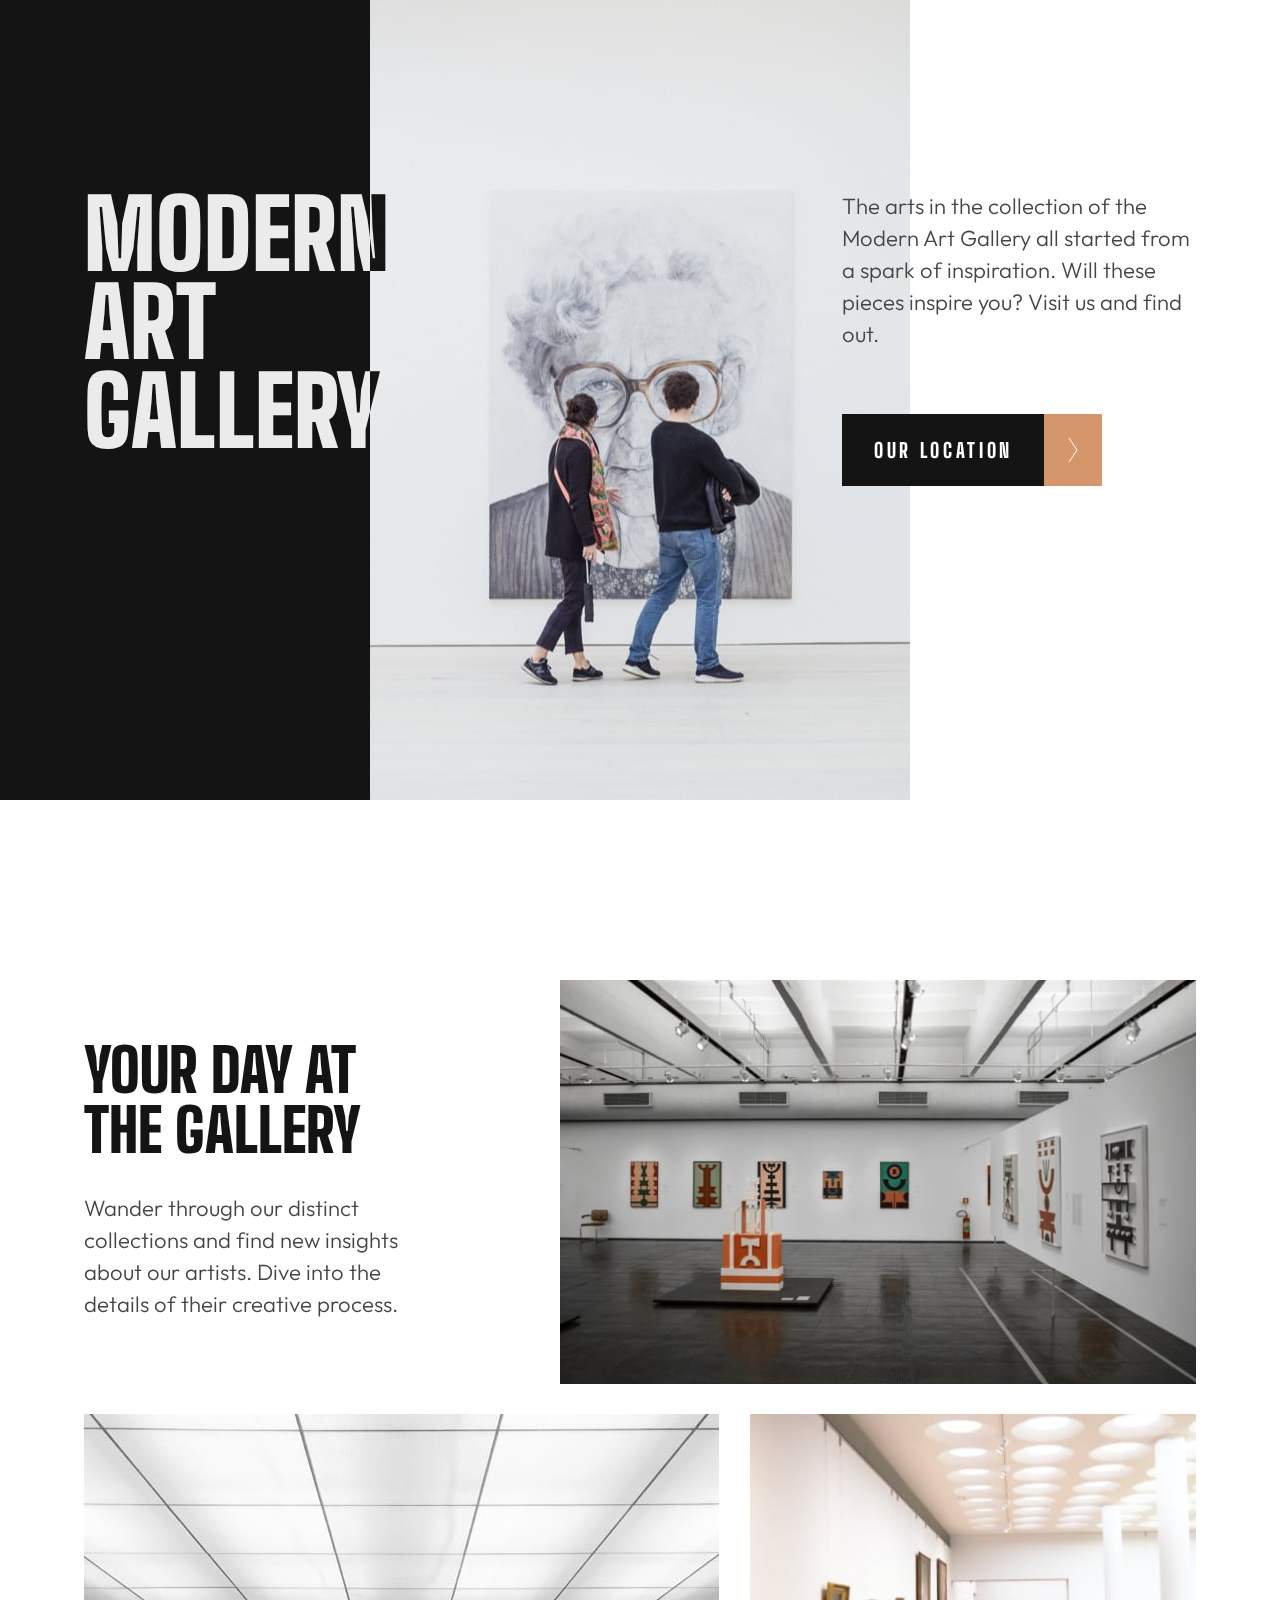
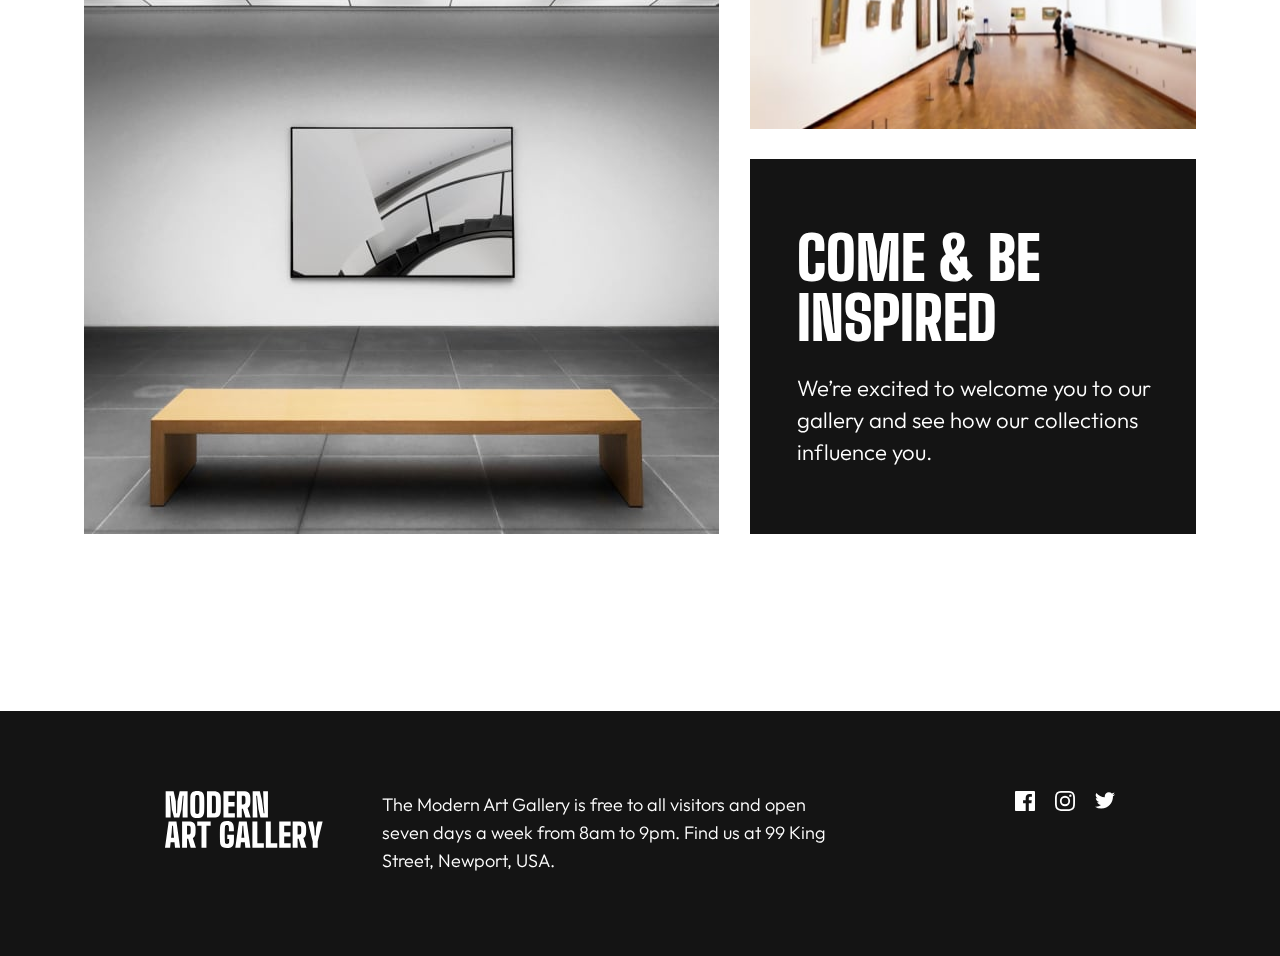
<file: index.html>
<!DOCTYPE html>
<html lang="en">
  <head>
    <meta charset="UTF-8" />
    <meta name="viewport" content="width=device-width, initial-scale=1.0" />
    <link rel="stylesheet" href="./css/style.css" />
    <link rel="preconnect" href="https://fonts.googleapis.com" />
    <link rel="preconnect" href="https://fonts.gstatic.com" crossorigin />
    <link
      href="https://fonts.googleapis.com/css2?family=Big+Shoulders+Display:wght@100;200;300;400;500;600;700;800;900&family=Outfit:wght@100;200;300;400;500;600&display=swap"
      rel="stylesheet"
    />

    <script src="./js/index.js"></script>
    <title>Modern Art Gallery</title>
  </head>
  <body>
    <main>
      <section class="intro-section">
        <picture class="intro-section__picture">
          <source
            media="(min-width: 68.75rem)"
            srcset="./assets/desktop/image-hero.jpg"
          />
          <source
            media="(min-width: 43.75rem)"
            srcset="./assets/tablet/image-hero.jpg"
          />
          <img src="./assets/mobile/image-hero@2x.jpg" alt="" />
        </picture>

        <div class="intro-section__content">
          <h1 class="intro-section__heading">Modern Art Gallery</h1>

          <div class="intro-section__content-container">
            <p class="intro-section__text">
              The arts in the collection of the Modern Art Gallery all started
              from a spark of inspiration. Will these pieces inspire you? Visit
              us and find out.
            </p>

            <a href="location.html" class="intro-section__btn button">
              <span class="button__text">Our location</span>
              <span class="button__icon">
                <img src="./assets/icon-arrow-right.svg" alt="" />
              </span>
            </a>
          </div>
        </div>
      </section>

      <section class="grid-section">
        <picture class="grid-section__picture grid-section__picture-one">
          <source
            media="(min-width: 62.5rem)"
            srcset="./assets/desktop/image-grid-1.jpg"
          />
          <source
            media="(min-width: 43.75rem)"
            srcset="./assets/tablet/image-grid-1.jpg"
          />
          <img src="./assets/mobile/image-grid-1.jpg" alt="" />
        </picture>

        <div class="grid-section__content grid-section__content--white">
          <h2 class="grid-section__heading grid-section__heading--black">
            Your day at the gallery
          </h2>

          <p class="grid-section__text grid-section__text--black">
            Wander through our distinct collections and find new insights about
            our artists. Dive into the details of their creative process.
          </p>
        </div>

        <picture class="grid-section__picture grid-section__picture-two">
          <source
            media="(min-width: 62.5rem)"
            srcset="./assets/desktop/image-grid-2.jpg"
          />
          <source
            media="(min-width: 43.75rem)"
            srcset="./assets/tablet/image-grid-2.jpg"
          />
          <img src="./assets/mobile/image-grid-2.jpg" alt="" />
        </picture>

        <picture class="grid-section__picture grid-section__picture-three">
          <source
            media="(min-width: 62.5rem)"
            srcset="./assets/desktop/image-grid-3.jpg"
          />
          <source
            media="(min-width: 43.75rem)"
            srcset="./assets/tablet/image-grid-3.jpg"
          />
          <img src="./assets/mobile/image-grid-3.jpg" alt="" />
        </picture>

        <div class="grid-section__content grid-section__content--black">
          <h2 class="grid-section__heading grid-section__heading--white">
            Come &amp; be inspired
          </h2>

          <p class="grid-section__text grid-section__text--white">
            We’re excited to welcome you to our gallery and see how our
            collections influence you.
          </p>
        </div>
      </section>
    </main>

    <footer class="footer footer--black">
      <div class="footer__content">
        <a
          href="./index.html"
          class="footer__logo"
          aria-label="Home - Modern Art Gallery"
        >
          <img src="./assets/logo-light.svg" alt="" />
        </a>

        <p class="footer__text footer__text--white">
          The Modern Art Gallery is free to all visitors and open seven days a
          week from 8am to 9pm. Find us at 99 King Street, Newport, USA.
        </p>

        <ul class="footer__social-list" role="list">
          <li class="footer__social-item" role="listitem">
            <a
              href="/"
              class="footer__social-link footer__social-link--facebook"
              aria-label="Facebook"
            >
              <svg
                width="20"
                height="20"
                xmlns="http://www.w3.org/2000/svg"
                class="footer__social-icon footer__social-icon--white"
              >
                <path
                  d="M18.896 0H1.104C.494 0 0 .494 0 1.104v17.793C0 19.506.494 20 1.104 20h9.58v-7.745H8.076V9.237h2.606V7.01c0-2.583 1.578-3.99 3.883-3.99 1.104 0 2.052.082 2.329.119v2.7h-1.598c-1.254 0-1.496.597-1.496 1.47v1.928h2.989l-.39 3.018h-2.6V20h5.098c.608 0 1.102-.494 1.102-1.104V1.104C20 .494 19.506 0 18.896 0Z"
                />
              </svg>
            </a>
          </li>
          <li class="footer__social-item" role="listitem">
            <a
              href="/"
              class="footer__social-link footer__social-link--instagram"
              aria-label="Instagram"
            >
              <svg
                width="20"
                height="20"
                xmlns="http://www.w3.org/2000/svg"
                class="footer__social-icon footer__social-icon--white"
                aria-hidden="true"
                focusable="false"
              >
                <path
                  d="M10 1.802c2.67 0 2.987.01 4.042.059 2.71.123 3.975 1.409 4.099 4.099.048 1.054.057 1.37.057 4.04 0 2.672-.01 2.988-.057 4.042-.124 2.687-1.387 3.975-4.1 4.099-1.054.048-1.37.058-4.041.058-2.67 0-2.987-.01-4.04-.058-2.718-.124-3.977-1.416-4.1-4.1-.048-1.054-.058-1.37-.058-4.041 0-2.67.01-2.986.058-4.04.124-2.69 1.387-3.977 4.1-4.1 1.054-.048 1.37-.058 4.04-.058ZM10 0C7.284 0 6.944.012 5.877.06 2.246.227.227 2.242.061 5.877.01 6.944 0 7.284 0 10s.012 3.057.06 4.123c.167 3.632 2.182 5.65 5.817 5.817 1.067.048 1.407.06 4.123.06s3.057-.012 4.123-.06c3.629-.167 5.652-2.182 5.816-5.817.05-1.066.061-1.407.061-4.123s-.012-3.056-.06-4.122C19.777 2.249 17.76.228 14.124.06 13.057.01 12.716 0 10 0Zm0 4.865a5.135 5.135 0 1 0 0 10.27 5.135 5.135 0 0 0 0-10.27Zm0 8.468a3.333 3.333 0 1 1 0-6.666 3.333 3.333 0 0 1 0 6.666Zm5.338-9.87a1.2 1.2 0 1 0 0 2.4 1.2 1.2 0 0 0 0-2.4Z"
                />
              </svg>
            </a>
          </li>
          <li class="footer__social-item" role="listitem">
            <a
              href="/"
              class="footer__social-link footer__social-link--twitter"
              aria-label="Twitter"
            >
              <svg
                width="20"
                height="17"
                xmlns="http://www.w3.org/2000/svg"
                class="footer__social-icon footer__social-icon--white"
                aria-hidden="true"
                focusable="false"
              >
                <path
                  d="M20 2.172a8.192 8.192 0 0 1-2.357.646 4.11 4.11 0 0 0 1.805-2.27 8.22 8.22 0 0 1-2.606.996A4.096 4.096 0 0 0 13.847.248c-2.65 0-4.596 2.472-3.998 5.037A11.648 11.648 0 0 1 1.392 1a4.109 4.109 0 0 0 1.27 5.478 4.086 4.086 0 0 1-1.858-.513c-.045 1.9 1.318 3.679 3.291 4.075a4.113 4.113 0 0 1-1.853.07 4.106 4.106 0 0 0 3.833 2.849A8.25 8.25 0 0 1 0 14.658a11.616 11.616 0 0 0 6.29 1.843c7.618 0 11.923-6.434 11.663-12.205A8.354 8.354 0 0 0 20 2.172Z"
                />
              </svg>
            </a>
          </li>
        </ul>
      </div>
    </footer>
  </body>
</html>
</file>
<file: css/style.css>
/* *********************** */
/* RESETS */
/* *********************** */

*,
*::before,
*::after {
  margin: 0;
  padding: 0;
  box-sizing: border-box;
  -webkit-box-sizing: border-box;

  transition: 0.8s all;
}

html:focus-within {
  scroll-behavior: smooth;
}

body {
  line-height: 1.5;
  text-rendering: optimizeSpeed;
}

img,
picture,
video,
canvas,
svg {
  max-width: 100%;
  display: block;
}

a {
  text-decoration: none;
  color: inherit;
}

p,
h1,
h2,
h3,
h4,
h5,
h6 {
  overflow-wrap: break-word;
}

ol,
ul {
  list-style: none;
}

input,
button,
textarea,
select {
  font: inherit;
  border: none;
}

a,
button {
  cursor: pointer;
}

.visually-hidden {
  border: 0 !important;
  clip: rect(1px, 1px, 1px, 1px) !important;
  -webkit-clip-path: inset(50%) !important;
  clip-path: inset(50%) !important;
  height: 1px !important;
  overflow: hidden !important;
  margin: -1px !important;
  padding: 0 !important;
  position: absolute !important;
  width: 1px !important;
  white-space: nowrap !important;
}

@media (prefers-reduced-motion: reduce) {
  html:focus-within {
    scroll-behavior: auto;
  }

  *,
  *::before,
  *::after {
    animation-duration: 0.01ms !important;
    animation-iteration-count: 1 !important;
    transition-duration: 0.01ms !important;
    scroll-behavior: auto !important;
  }
}

/* *********************** */
/* VARIABLES */
/* *********************** */

:root {
  --Font-Family-One: "Big Shoulders Display", cursive;
  --Font-Family-Two: "Outfit", sans-serif;

  --Primary-Color: hsl(24, 56%, 63%);
  --Secondary-Color: hsl(0, 0%, 8%);
  --Tertiary-Color: hsl(0, 0%, 27%);
  --Quaternary-Color: hsl(0, 0%, 100%);
}

/* *********************** */
/* BODY */
/* *********************** */

body {
  background: var(--Quaternary-Color);
}

/* *********************** */
/* BUTTONS */
/* *********************** */

.button {
  display: flex;
  align-items: center;
}

.button__text {
  font-family: var(--Font-Family-One);
  font-weight: 800;
  font-size: 1.25rem;
  text-transform: uppercase;
  line-height: 1.2;
  letter-spacing: 0.23rem;
  color: var(--Quaternary-Color);

  padding: 1.5rem 1.94rem 1.5rem 2rem;

  background: var(--Secondary-Color);
}

.button__icon {
  padding: 1.5rem;

  background: var(--Primary-Color);
}

@media (hover: hover) {
  .button:is(:hover, :focus-visible) .button__text {
    background: var(--Primary-Color);
  }

  .button:is(:hover, :focus-visible) .button__icon {
    background: var(--Secondary-Color);
  }
}

/* *********************** */
/* HEADING + TEXT */
/* *********************** */

.intro-section__heading,
.grid-section__heading,
.location-section__heading,
.location-section__address span {
  font-family: var(--Font-Family-One);
  font-weight: 900;
  text-transform: uppercase;
}

.intro-section__text,
.grid-section__text,
.location-section__text,
.location-section__address p,
.footer__text {
  font-family: var(--Font-Family-Two);
  font-weight: 300;
}

/* *********************** */
/* INTRO - SECTION */
/* *********************** */

.intro-section {
  display: flex;
  flex-direction: column;
  justify-content: center;
  align-items: center;

  margin: 0 auto 7.5rem auto;
}

.intro-section__picture {
  margin-bottom: 2rem;
}

.intro-section__picture img {
  width: 100%;
  height: 100%;
  object-fit: cover;
}

.intro-section__content,
.intro-section__content-container {
  display: flex;
  flex-direction: column;
  gap: 2rem;

  padding: 0 1rem;
}

.intro-section__content-container {
  padding: 0;
}

.intro-section__heading {
  max-width: 9.5ch;

  font-size: 3.75rem;
  line-height: 0.92;
  color: var(--Secondary-Color);
}

.intro-section__text {
  font-size: 1.13rem;
  line-height: 1.56;
  color: var(--Tertiary-Color);
}

@media (min-width: 43.75em) {
  .intro-section {
    flex-direction: row;

    margin-bottom: 5.56rem;
  }

  .intro-section__picture {
    transform: translateX(-1.88rem);
    z-index: -3;

    margin-bottom: 0;
  }

  .intro-section__content {
    max-width: 23.25rem;

    gap: 3.06rem;

    top: 1.88rem;

    padding: 0.63rem 1.25rem;
    margin-left: -6.38rem;
  }

  .intro-section__content-container {
    gap: 3rem;

    padding: 0;
  }

  .intro-section__heading {
    font-size: 4.38rem;
    line-height: 0.93;
  }
}

@media (min-width: 68.75em) {
  .intro-section {
    position: relative;

    margin-bottom: 11.25rem;
  }

  .intro-section__picture {
    position: relative;
    transform: translateX(0);
  }

  .intro-section__picture::before {
    content: "";
    height: 100%;
    width: 100%;
    background: var(--Secondary-Color);
    position: absolute;
    left: -100%;
    top: 0;
  }

  .intro-section__picture::after {
    content: "";
    height: 100%;
    width: 100%;
    background: var(--Quaternary-Color);
    position: absolute;
    left: 60%;
    top: 0;
    z-index: -1;
  }

  .intro-section__content {
    max-width: 74rem;
    position: absolute;
    top: 11.88rem;

    display: flex;
    flex-direction: row;
    gap: 19.44rem;

    padding: 0 2.25rem;
    margin: 0 auto;
  }

  .intro-section__content-container {
    max-width: 22.13rem;

    gap: 4rem;
  }

  .intro-section__heading {
    font-size: 6rem;
    line-height: 0.92;
    color: var(--Quaternary-Color);

    mix-blend-mode: difference;
  }

  .intro-section__text {
    font-size: 1.38rem;
    line-height: 1.45;
  }
}

/* *********************** */
/* INFO - SECTION */
/* *********************** */

.grid-section {
  max-width: 74.44rem;
  display: grid;
  grid-template-areas:
    "area-two"
    "area-one"
    "area-three"
    "area-four"
    "area-five";

  padding: 0 1rem;
  margin: 0 auto 7.38rem auto;
}

.grid-section__content {
  display: flex;
  flex-direction: column;
  align-self: stretch;
}

.grid-section__content--white {
  grid-area: area-one;
  gap: 1.31rem;

  color: var(--Secondary-Color);

  margin-bottom: 2rem;

  background: var(--Quaternary-Color);
}

.grid-section__content--black {
  grid-area: area-five;
  gap: 1.5rem;

  color: var(--Quaternary-Color);

  background: var(--Secondary-Color);

  padding: 3rem 1.5rem 2.94rem 1.5rem;
}

.grid-section__heading {
  font-size: 3.13rem;
  line-height: 0.9;
}

.grid-section__text {
  font-size: 1.13rem;
  line-height: 1.56;
}

.grid-section__text--black {
  color: var(--Tertiary-Color);
}

.grid-section__picture img {
  width: 100%;
  height: 100%;
  object-fit: cover;
}

.grid-section__picture-one {
  grid-area: area-two;
  margin-bottom: 1.56rem;
}

.grid-section__picture-two {
  grid-area: area-three;
  margin-bottom: 0.94rem;
}

.grid-section__picture-three {
  grid-area: area-four;
  margin-bottom: 1rem;
}

@media (min-width: 43.75rem) {
  .grid-section {
    grid-template-areas:
      "area-one area-two area-two"
      "area-three area-three area-four"
      "area-three area-three area-five";
    gap: 0.69rem;

    padding: 0 2.5rem;
    margin-bottom: 7.31rem;
  }

  .grid-section__content--white {
    max-width: 17.44rem;

    gap: 1.56rem;

    padding: 4.25rem 3.38rem 4rem 0;
    margin-bottom: 0;
  }

  .grid-section__content--black {
    max-width: 100%;

    padding: 5.31rem 1.75rem 5.31rem 1.81rem;
  }

  .grid-section__picture {
    margin-bottom: 0;
  }
}

@media (min-width: 68.75em) {
  .grid-section {
    gap: 1.88rem;

    margin-bottom: 11.06rem;
  }

  .grid-section__content--white {
    max-width: 27.81rem;

    gap: 2rem;

    padding: 3.75rem 6.5rem 4rem 0;
  }

  .grid-section__content--black {
    padding: 4.31rem 2.44rem 4.06rem 2.94rem;
  }

  .grid-section__heading {
    font-size: 3.75rem;
    line-height: 1;
  }

  .grid-section__text {
    font-size: 1.38rem;
    line-height: 1.45;
  }
}

/* *********************** */
/* MAP - SECTION */
/* *********************** */

#map {
  min-height: 34.38rem;
  z-index: 0;
}

.leaflet-control {
  display: none;
}

.map-section {
  position: relative;
}

.map-section__btn {
  position: absolute;
  z-index: 1;

  top: 0;
}

@media (min-width: 43.75em) {
  #map {
    min-height: 37.5rem;
  }

  .map-section__btn {
    left: 6.63rem;
  }
}

@media (min-width: 73.75em) {
  .map-section__btn {
    left: 9.75rem;
  }
}

/* *********************** */
/* LOCATION - SECTION */
/* *********************** */

.location-section {
  color: var(--Quaternary-Color);

  background: var(--Secondary-Color);

  padding: 3rem 1rem 3.5rem 1rem;
}

.location-section__content {
  max-width: 69.38rem;
  display: flex;
  flex-direction: column;
  gap: 3rem;

  margin: 0 auto;
}

.location-section__heading {
  font-size: 3.13rem;
  line-height: 0.9;
}

.location-section__address {
  display: grid;

  font-style: normal;
  font-size: 1.13rem;
  line-height: 1.56;
}

.location-section__address span {
  font-size: 2rem;
  line-height: 1;
  color: var(--Primary-Color);

  margin-bottom: 1.25rem;
}

.location-section__address P {
  margin-bottom: 1.25rem;
}

.location-section__text {
  font-size: 1.13rem;
  line-height: 1.56;
}

@media (min-width: 43.75em) {
  .location-section {
    padding: 5.5rem 2.44rem 5rem 2.5rem;
  }

  .location-section__content {
    flex-direction: row;
    gap: 4.25rem;
  }

  .location-section__heading {
    font-size: 3.44rem;
  }
}

@media (min-width: 73.75em) {
  .location-section {
    padding: 6.5rem 10.31rem 8rem 10.31rem;
  }

  .location-section__content {
    gap: 20.38rem;
  }

  .location-section__heading {
    font-size: 4.38rem;
    line-height: 1;
  }

  .location-section__address {
    font-size: 1.38rem;
    line-height: 1.45;
  }

  .location-section__address span {
    font-size: 2.25rem;

    margin-bottom: 1.5rem;
  }

  .location-section__address P:last-child {
    margin-bottom: 2rem;
  }

  .location-section__text {
    font-size: 1.38rem;
    line-height: 1.45;
  }
}

/* *********************** */
/* FOOTER */
/* *********************** */

.footer {
  font-family: var(--Font-Family-Two);
  background: var(--Secondary-Color);
  padding: 3rem 2rem;
}

.footer--orange {
  background: var(--Primary-Color);
}

.footer__content {
  max-width: 69.38rem;
  display: flex;
  flex-direction: column;
  align-items: flex-start;
  gap: 2.38rem;

  margin: 0 auto;
}

.footer__text {
  font-size: 1rem;
  line-height: 1.63;

  color: var(--Quaternary-Color);
}

.footer__text--black {
  color: var(--Secondary-Color);
}

.footer__social-list {
  display: flex;
  align-items: center;
  gap: 1.25rem;
}

.footer__social-icon {
  fill: var(--Quaternary-Color);
}

.footer__social-icon--black {
  fill: var(--Secondary-Color);
}

@media (hover: hover) {
  .footer__social-icon:is(:hover, :focus-visible) {
    fill: var(--Primary-Color);
  }

  .footer__social-icon--black:is(:hover, :focus-visible) {
    fill: var(--Quaternary-Color);
  }
}

@media (min-width: 43.75em) {
  .footer {
    padding: 3.5rem 2.5rem;
  }

  .footer__content {
    flex-direction: row;
    justify-content: space-between;
  }

  .footer__text {
    max-width: 27ch;
    margin-right: 4.19rem;
  }
}

@media (min-width: 68.75em) {
  .footer {
    padding: 5rem 10.31rem;
  }

  .footer__logo img {
    width: 9.94rem;
  }

  .footer__text {
    max-width: 37ch;

    font-size: 1.13rem;
    line-height: 1.56;
    margin-right: 8.13rem;
  }
}
</file>
